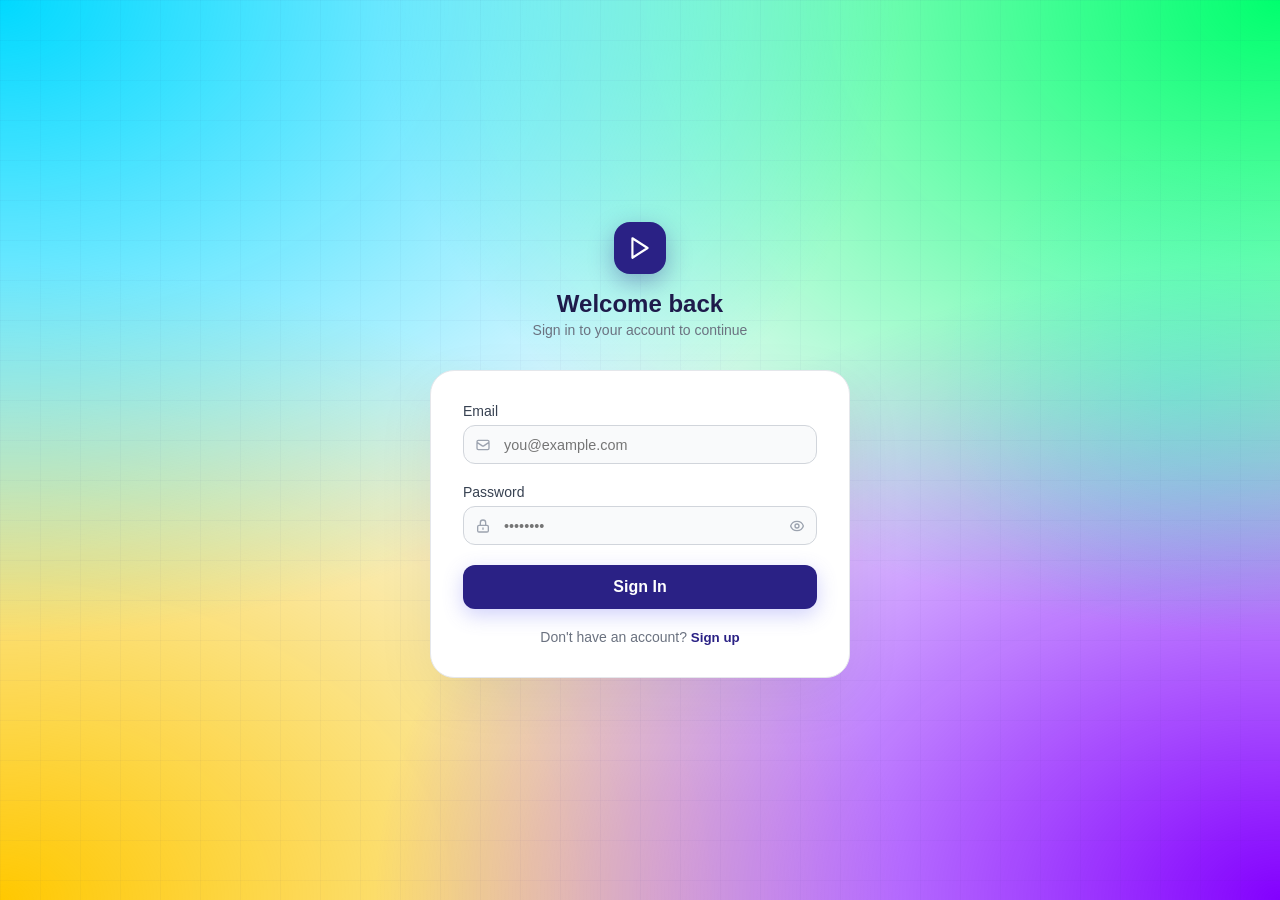
<file: index.html>
<!DOCTYPE html>
<html lang="en">
<head>
  <meta charset="UTF-8" />
  <meta name="viewport" content="width=device-width, initial-scale=1.0"/>
  <title>Login / Sign Up</title>
  <link rel="stylesheet" href="./login.css">
</head>
<body>
  <div class="container">
    <div class="logo-area">
      <div class="logo-icon">
        <svg xmlns="http://www.w3.org/2000/svg" fill="none" viewBox="0 0 24 24" stroke="white" stroke-width="2">
          <path stroke-linecap="round" stroke-linejoin="round" d="M5 3l14 9-14 9V3z"/>
        </svg>
      </div>
      <h1 id="form-title">Welcome back</h1>
      <p id="form-subtitle">Sign in to your account to continue</p>
    </div>

    <div class="card">
      <form id="auth-form" onsubmit="handleSubmit(event)">

        <div class="form-group hidden" id="name-group">
          <label for="name">Full Name</label>
          <div class="input-wrap">
            <svg xmlns="http://www.w3.org/2000/svg" fill="none" viewBox="0 0 24 24" stroke="currentColor" stroke-width="2">
              <path stroke-linecap="round" stroke-linejoin="round" d="M16 7a4 4 0 11-8 0 4 4 0 018 0zM12 14a7 7 0 00-7 7h14a7 7 0 00-7-7z"/>
            </svg>
            <input type="text" id="name" placeholder="John Doe" />
          </div>
        </div>

        <div class="form-group">
          <label for="email">Email</label>
          <div class="input-wrap">
            <svg xmlns="http://www.w3.org/2000/svg" fill="none" viewBox="0 0 24 24" stroke="currentColor" stroke-width="2">
              <path stroke-linecap="round" stroke-linejoin="round" d="M3 8l7.89 5.26a2 2 0 002.22 0L21 8M5 19h14a2 2 0 002-2V7a2 2 0 00-2-2H5a2 2 0 00-2 2v10a2 2 0 002 2z"/>
            </svg>
            <input type="email" id="email" placeholder="you@example.com" />
          </div>
        </div>

        <div class="form-group">
          <label for="password">Password</label>
          <div class="input-wrap">
            <svg xmlns="http://www.w3.org/2000/svg" fill="none" viewBox="0 0 24 24" stroke="currentColor" stroke-width="2">
              <path stroke-linecap="round" stroke-linejoin="round" d="M12 15v2m-6 4h12a2 2 0 002-2v-6a2 2 0 00-2-2H6a2 2 0 00-2 2v6a2 2 0 002 2zm10-10V7a4 4 0 00-8 0v4h8z"/>
            </svg>
            <input type="password" id="password" placeholder="••••••••" />
            <button type="button" class="toggle-pw" onclick="togglePassword()">
              <svg id="eye-icon" xmlns="http://www.w3.org/2000/svg" fill="none" viewBox="0 0 24 24" stroke="currentColor" stroke-width="2">
                <path stroke-linecap="round" stroke-linejoin="round" d="M15 12a3 3 0 11-6 0 3 3 0 016 0z"/>
                <path stroke-linecap="round" stroke-linejoin="round" d="M2.458 12C3.732 7.943 7.523 5 12 5c4.478 0 8.268 2.943 9.542 7-1.274 4.057-5.064 7-9.542 7-4.477 0-8.268-2.943-9.542-7z"/>
              </svg>
            </button>
          </div>
        </div>

        <div id="error-msg" class="msg error hidden"></div>
        <div id="success-msg" class="msg success hidden"></div>

        <button type="submit" class="btn-submit" id="submit-btn">Sign In</button>
      </form>

      <div class="switch-mode">
        <span id="switch-text">Don't have an account?</span>
        <button onclick="switchMode()"> <span id="switch-btn-label">Sign up</span></button>
      </div>
    </div>
  </div>

  <script src="./login.js"></script>
</body>
</html>
</file>
<file: login.css>
* { margin: 0; padding: 0; box-sizing: border-box; }


body {
  font-family: 'Inter', sans-serif;
  min-height: 100vh;
  display: flex;
  align-items: center;
  justify-content: center;
  padding: 1rem;
  margin: 0;
  overflow: hidden;
  position: relative; 

  background: 
      radial-gradient(at 0% 0%, rgb(0, 217, 255) 0px, transparent 50%),
      radial-gradient(at 100% 0%, rgb(0, 255, 110) 0px, transparent 50%),
      radial-gradient(at 100% 100%, rgb(131, 0, 254) 0px, transparent 50%),
      radial-gradient(at 0% 100%, rgb(255, 200, 0) 0px, transparent 50%),
      #f8faff;
}


body::before {
    content: "";
    position: absolute;
    top: 0; left: 0;
    width: 100%; height: 100%;
    background-image: 
        linear-gradient(rgba(42, 33, 133, 0.03) 1px, transparent 1px),
        linear-gradient(90deg, rgba(42, 33, 133, 0.03) 1px, transparent 1px);
    background-size: 40px 40px; 
    pointer-events: none;
    z-index: 0;
}


body::after {
    content: "";
    position: absolute;
    width: 500px;
    height: 500px;
    background: radial-gradient(circle, rgba(0, 242, 254, 0.15) 0%, transparent 70%);
    top: 15%;
    right: -150px;
    z-index: 0;
    animation: backgroundDrift 25s linear infinite alternate;
    pointer-events: none;
}


@keyframes backgroundDrift {
    from { transform: translate(0, 0) scale(1); }
    to { transform: translate(-300px, 150px) scale(1.3); }
}


.container {
  position: relative;
  z-index: 10;
  width: 100%;
  max-width: 420px;
}


.logo-area {
  display: flex;
  flex-direction: column;
  align-items: center;
  margin-bottom: 2rem;
}
.logo-icon {
  width: 52px; height: 52px;
  background: #2a2185;
  border-radius: 16px;
  display: flex; align-items: center; justify-content: center;
  margin-bottom: 1rem;
  box-shadow: 0 8px 24px rgba(42,33,133,0.35);
}
.logo-icon svg { width: 26px; height: 26px; color: white; }
.logo-area h1 {
  font-size: 1.5rem;
  font-weight: 700;
  color: #1e1b4b;
}
.logo-area p {
  font-size: 0.875rem;
  color: #6b7280;
  margin-top: 4px;
}

.card {
  background: #ffffff;
  border: 1px solid #e5e7eb;
  border-radius: 24px;
  padding: 2rem;
  box-shadow: 0 20px 60px rgba(0,0,0,0.07);
}

.form-group {
  margin-bottom: 1.25rem;
}
.form-group label {
  display: block;
  font-size: 0.875rem;
  font-weight: 500;
  color: #374151;
  margin-bottom: 6px;
}
.input-wrap {
  position: relative;
}
.input-wrap > svg {
  position: absolute;
  left: 12px;
  top: 50%;
  transform: translateY(-50%);
  width: 16px; height: 16px;
  color: #9ca3af;
  pointer-events: none;
}
.input-wrap input {
  width: 100%;
  padding: 0.65rem 0.75rem 0.65rem 2.5rem;
  border: 1px solid #d1d5db;
  border-radius: 12px;
  font-size: 0.9rem;
  color: #111827;
  background: #f9fafb;
  outline: none;
  transition: border-color 0.2s, box-shadow 0.2s;
}
.input-wrap input:focus {
  border-color: #2a2185;
  box-shadow: 0 0 0 3px rgba(99,102,241,0.15);
  background: #fff;
}
.toggle-pw {
  position: absolute;
  right: 12px;
  top: 50%;
  transform: translateY(-50%);
  background: none;
  border: none;
  cursor: pointer;
  color: #9ca3af;
  display: flex; align-items: center;
}
.toggle-pw:hover { color: #374151; }
.toggle-pw svg { width: 16px; height: 16px; }


.msg {
  font-size: 0.85rem;
  padding: 0.65rem 1rem;
  border-radius: 10px;
  margin-bottom: 1rem;
}
.msg.error { background: #fee2e2; color: #dc2626; }
.msg.success { background: #d1fae5; color: #059669; }


.btn-submit {
  width: 100%;
  padding: 0.8rem;
  background: #2a2185;
  color: white;
  font-size: 1rem;
  font-weight: 600;
  border: none;
  border-radius: 12px;
  cursor: pointer;
  box-shadow: 0 6px 20px rgba(99,102,241,0.3);
  transition: background 0.2s, transform 0.1s;
}
.btn-submit:hover { background: #2a2185; }
.btn-submit:active { transform: scale(0.98); }

.switch-mode {
  text-align: center;
  font-size: 0.875rem;
  color: #6b7280;
  margin-top: 1.25rem;
}
.switch-mode button {
  background: none;
  border: none;
  color: #2a2185;
  font-weight: 600;
  cursor: pointer;
}
.switch-mode button:hover { text-decoration: underline; }


.hidden { display: none; }
</file>
